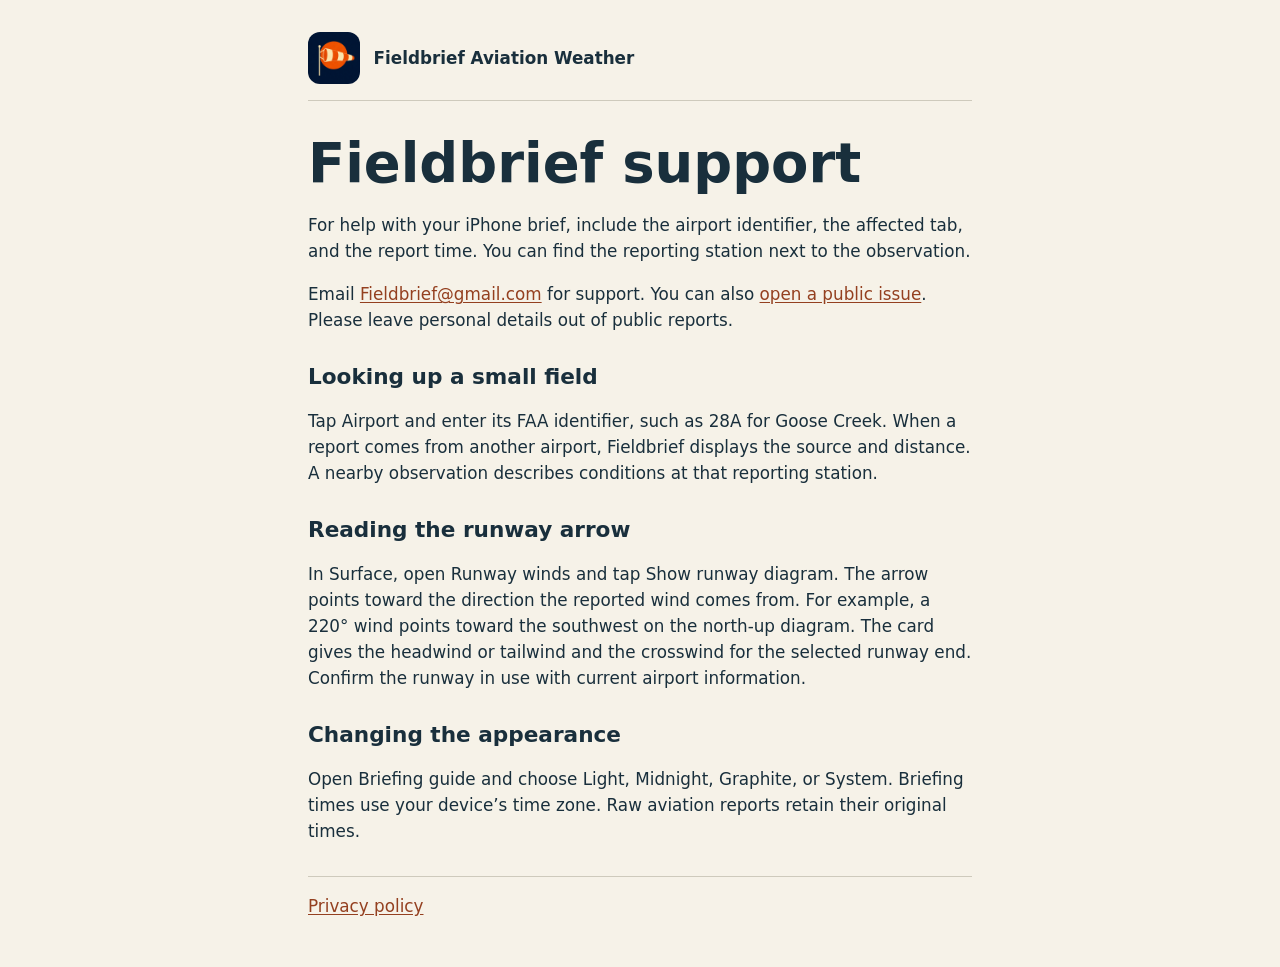
<file: index.html>
<!doctype html>
<html lang="en">
<meta charset="utf-8">
<meta name="viewport" content="width=device-width, initial-scale=1">
<title>Fieldbrief Aviation Weather · Support</title>
<link rel="stylesheet" href="style.css">
<main>
  <header><img src="icon.png" width="52" height="52" alt=""><strong>Fieldbrief Aviation Weather</strong></header>
  <h1>Fieldbrief support</h1>
  <p>For help with your iPhone brief, include the airport identifier, the affected tab, and the report time. You can find the reporting station next to the observation.</p>
  <p>Email <a href="mailto:Fieldbrief@gmail.com">Fieldbrief@gmail.com</a> for support. You can also <a href="https://github.com/igross2006/fieldbrief-support/issues/new">open a public issue</a>. Please leave personal details out of public reports.</p>
  <h2>Looking up a small field</h2>
  <p>Tap Airport and enter its FAA identifier, such as 28A for Goose Creek. When a report comes from another airport, Fieldbrief displays the source and distance. A nearby observation describes conditions at that reporting station.</p>
  <h2>Reading the runway arrow</h2>
  <p>In Surface, open Runway winds and tap Show runway diagram. The arrow points toward the direction the reported wind comes from. For example, a 220° wind points toward the southwest on the north-up diagram. The card gives the headwind or tailwind and the crosswind for the selected runway end. Confirm the runway in use with current airport information.</p>
  <h2>Changing the appearance</h2>
  <p>Open Briefing guide and choose Light, Midnight, Graphite, or System. Briefing times use your device’s time zone. Raw aviation reports retain their original times.</p>
  <footer><a href="privacy.html">Privacy policy</a></footer>
</main>
</html>
</file>
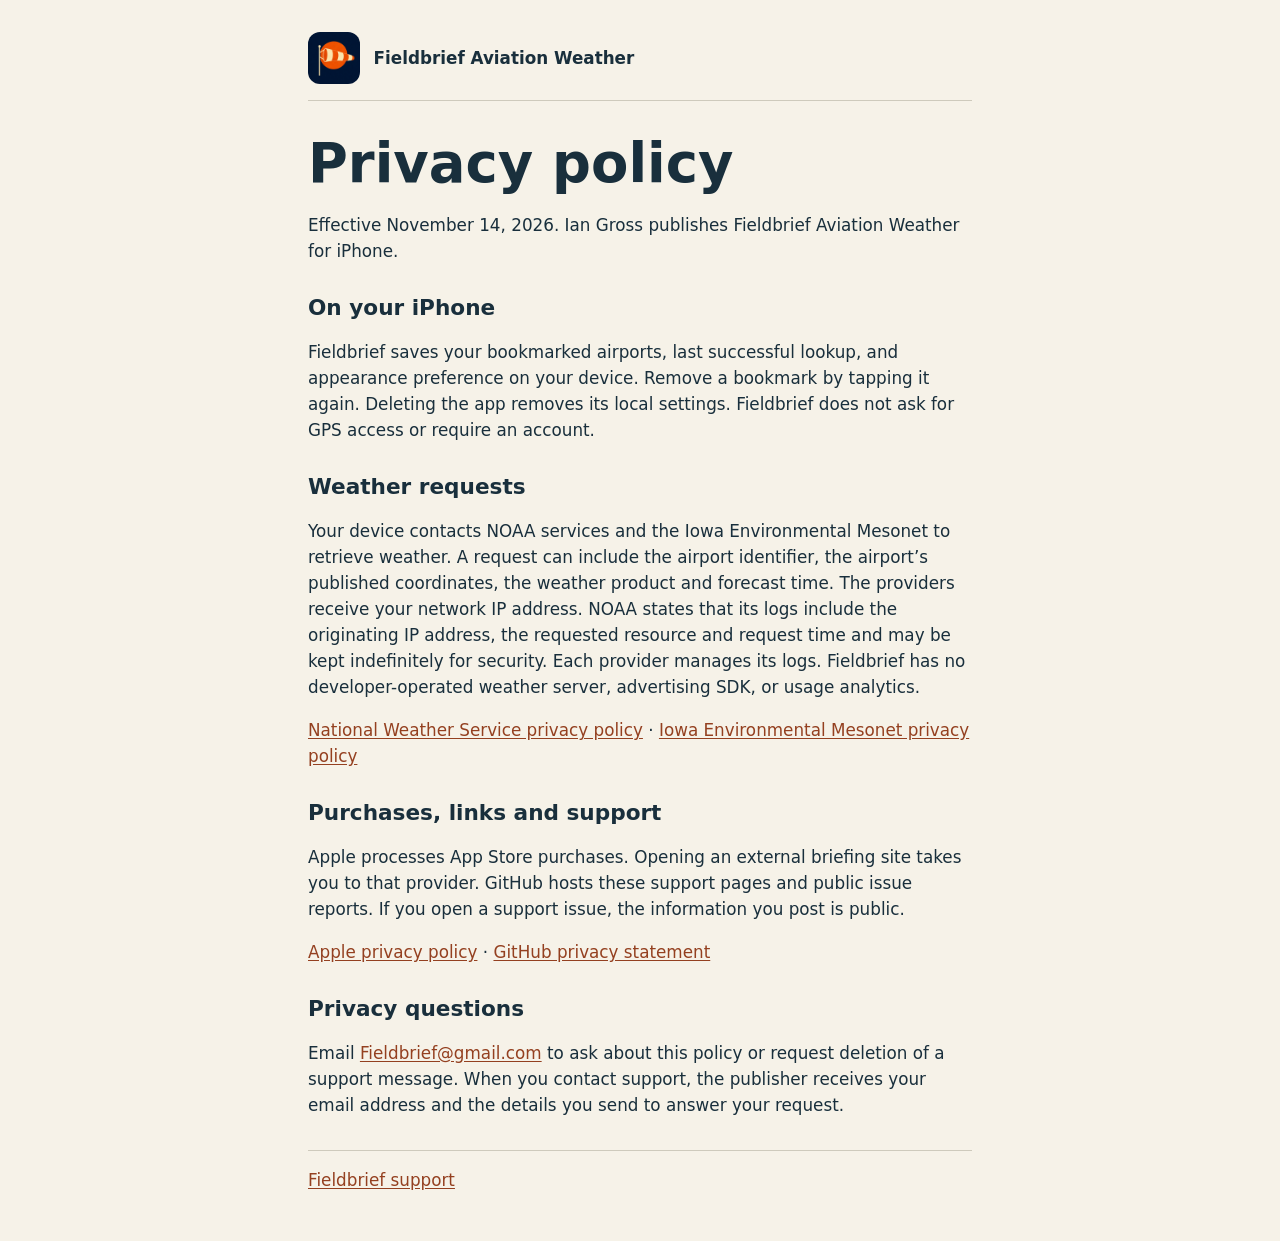
<file: privacy.html>
<!doctype html>
<html lang="en">
<meta charset="utf-8">
<meta name="viewport" content="width=device-width, initial-scale=1">
<title>Fieldbrief Aviation Weather · Privacy</title>
<link rel="stylesheet" href="style.css">
<main>
  <header><img src="icon.png" width="52" height="52" alt=""><strong>Fieldbrief Aviation Weather</strong></header>
  <h1>Privacy policy</h1>
  <p>Effective November 14, 2026. Ian Gross publishes Fieldbrief Aviation Weather for iPhone.</p>
  <h2>On your iPhone</h2>
  <p>Fieldbrief saves your bookmarked airports, last successful lookup, and appearance preference on your device. Remove a bookmark by tapping it again. Deleting the app removes its local settings. Fieldbrief does not ask for GPS access or require an account.</p>
  <h2>Weather requests</h2>
  <p>Your device contacts NOAA services and the Iowa Environmental Mesonet to retrieve weather. A request can include the airport identifier, the airport’s published coordinates, the weather product and forecast time. The providers receive your network IP address. NOAA states that its logs include the originating IP address, the requested resource and request time and may be kept indefinitely for security. Each provider manages its logs. Fieldbrief has no developer-operated weather server, advertising SDK, or usage analytics.</p>
  <p><a href="https://www.weather.gov/privacy">National Weather Service privacy policy</a> · <a href="https://mesonet.agron.iastate.edu/disclaimer.php">Iowa Environmental Mesonet privacy policy</a></p>
  <h2>Purchases, links and support</h2>
  <p>Apple processes App Store purchases. Opening an external briefing site takes you to that provider. GitHub hosts these support pages and public issue reports. If you open a support issue, the information you post is public.</p>
  <p><a href="https://www.apple.com/legal/privacy/">Apple privacy policy</a> · <a href="https://docs.github.com/en/site-policy/privacy-policies/github-general-privacy-statement">GitHub privacy statement</a></p>
  <h2>Privacy questions</h2>
  <p>Email <a href="mailto:Fieldbrief@gmail.com">Fieldbrief@gmail.com</a> to ask about this policy or request deletion of a support message. When you contact support, the publisher receives your email address and the details you send to answer your request.</p>
  <footer><a href="./">Fieldbrief support</a></footer>
</main>
</html>
</file>
<file: style.css>
:root { color-scheme: light dark; --paper: #f6f2e8; --ink: #192f3c; --line: #cecabc; --accent: #944020; }
@media (prefers-color-scheme: dark) {
  :root { --paper: #101f2b; --ink: #f0eade; --line: #40505b; --accent: #ffb494; }
}
* { box-sizing: border-box; }
body { margin: 0; background: var(--paper); color: var(--ink); font: 1.05rem/1.55 system-ui, sans-serif; }
main { max-width: 44rem; margin: auto; padding: 2rem 1.25rem 3rem; }
header { display: flex; align-items: center; gap: .85rem; border-bottom: 1px solid var(--line); padding-bottom: 1rem; }
header img { border-radius: 12px; }
h1, h2 { line-height: 1.15; }
h1 { margin: 2rem 0 1rem; font-size: clamp(2.2rem, 8vw, 3.4rem); }
h2 { margin-top: 2rem; font-size: 1.35rem; }
a { color: var(--accent); text-underline-offset: .14em; }
footer { margin-top: 2rem; padding-top: 1rem; border-top: 1px solid var(--line); }
</file>
